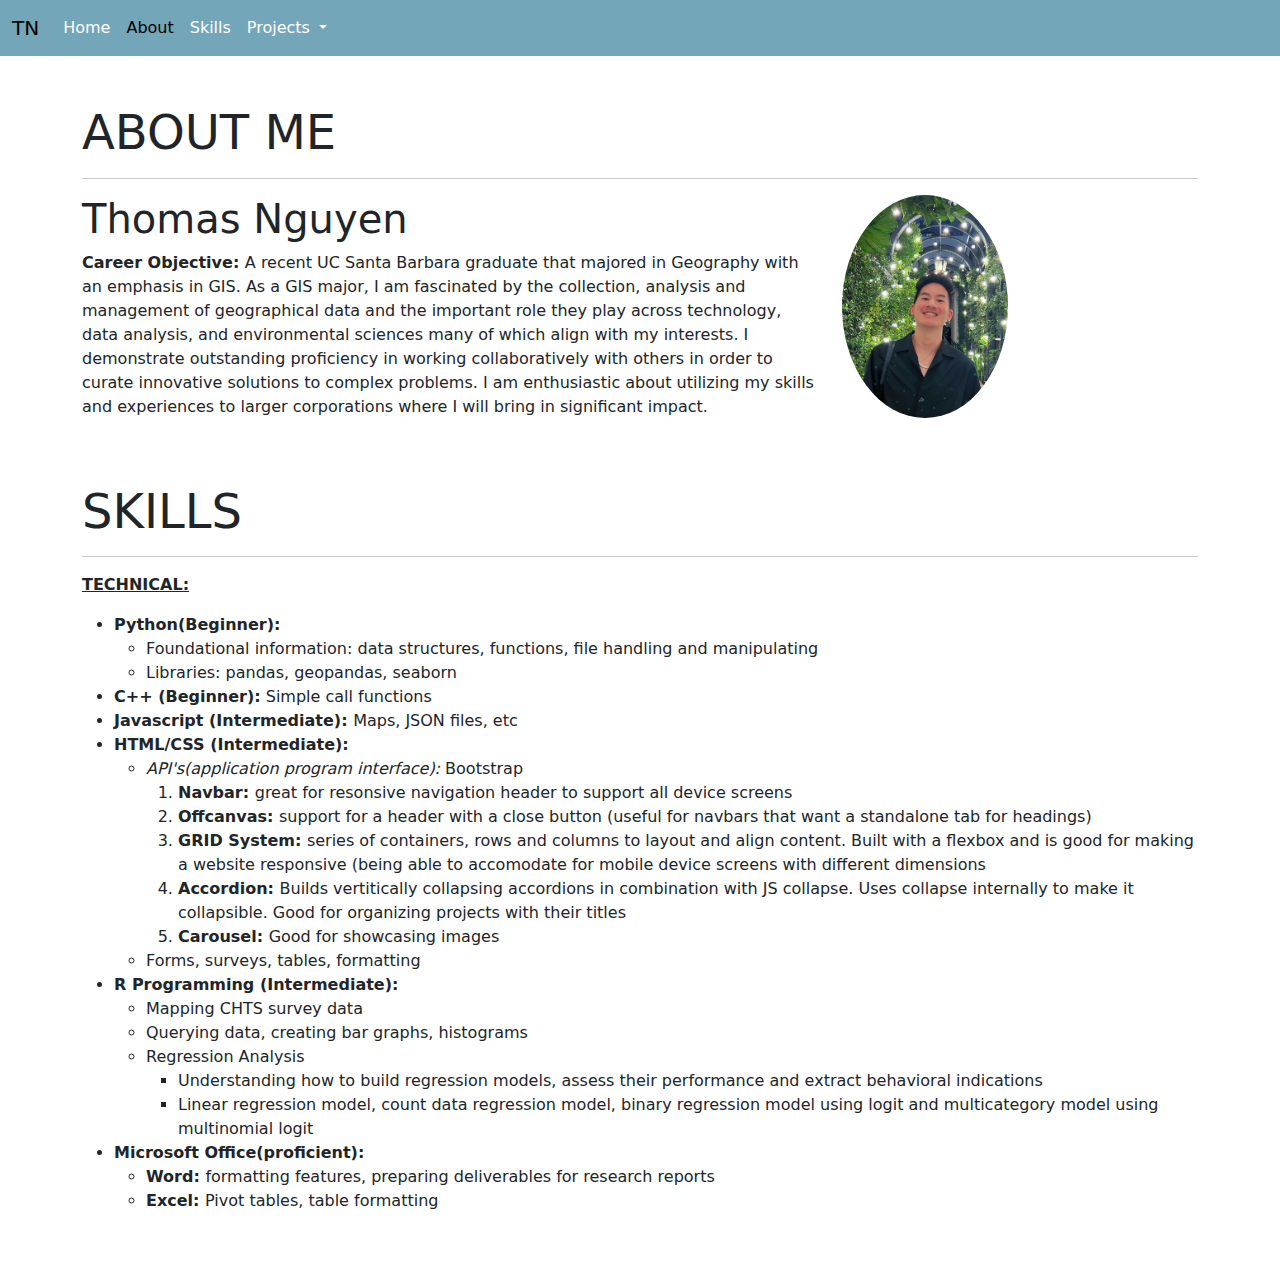
<file: about.html>
<!DOCTYPE html>
<html lang="en">
<head>
    <meta charset="UTF-8">
    <meta name="viewport" content="width=device-width, initial-scale=1.0">
    <title>Document</title>
</head>
<body>
    <!-- about me of my website-->
    <!DOCTYPE html>
<html lang="en">
<head>
    <meta charset="UTF-8">
    <meta name="viewport" content="width=device-width, initial-scale=1.0">
    <title>TN portfolio w/ bootstrap</title>
    <link href = "https://cdn.jsdelivr.net/npm/bootstrap@5.3.3/dist/css/bootstrap.min.css" rel = "stylesheet" integrity="sha384-QWTKZyjpPEjISv5WaRU9OFeRpok6YctnYmDr5pNlyT2bRjXh0JMhjY6hW+ALEwIH" crossorigin="anonymous">
    <script src="https://cdn.jsdelivr.net/npm/bootstrap@5.3.3/dist/js/bootstrap.bundle.min.js" integrity="sha384-YvpcrYf0tY3lHB60NNkmXc5s9fDVZLESaAA55NDzOxhy9GkcIdslK1eN7N6jIeHz" crossorigin="anonymous"></script>
</head>
<body>
    <!-- TN's personal website-->

    <!-- Using a scrollpsy instead so that all the content is on one page-->
    <nav class="navbar navbar-expand-lg sticky-top text-light" style="background-color: rgb(115, 166, 185);">
        <div class="container-fluid">
            <a class="navbar-brand" href="#">TN</a>
            <button class="navbar-toggler" type="button" data-bs-toggle="collapse" data-bs-target="#navbarSupportedContent" aria-controls="navbarSupportedContent" aria-expanded="false" aria-label="Toggle navigation">
                <span class="navbar-toggler-icon"></span>
            </button>
            <div class="collapse navbar-collapse" id="navbarSupportedContent">
                <!--adding navbar but also styling the colors-->
                <ul class="navbar-nav me-auto mb-2 mb-lg-0" role="tablist" style="--bs-nav-link-color: var(--bs-white); --bs-nav-pills-link-active-color: var(--bs-primary); --bs-nav-pills-link-active-bg: var(--bs-white);">
                    <li class="nav-item">
                        <a class="nav-link" href="./index.html">Home</a>
                    </li>
                    <li class="nav-item">
                    <a class="nav-link active" href="#about">About</a>
                    </li>
                    <li class="nav-item">
                    <a class="nav-link" href="#skills">Skills</a>
                    </li>
                    <li class="nav-item dropdown"><!--adding a dropdown menu for my projects-->
                        <a class="nav-link dropdown-toggle" href="#" id="navbarDropdown" role="button" data-bs-toggle="dropdown" aria-expanded="false">
                            Projects
                        </a>
                        <ul class="dropdown-menu" aria-labelledby="navbarDropdown">
                            <li><a class="dropdown-item" href="./tech-projects.html">Technical Projects</a></li>
                            <li><hr class="dropdown-divider"></li> <!-- adds a horizontal divider in between-->
                            <li><a class="dropdown-item" href="./gis-projects.html">GIS Projects</a></li>
                        </ul>
                    </li>
                </ul>
            </div>
        </div>
    </nav>
    <div data-bs-spy="scroll" data-bs-target="#navbar-example2" data-bs-offset="0" class="scrollspy-example" tabindex="0">
        <div class="container my-5">
            <div class="display-5" id="about">ABOUT ME</div><hr>
            <div class="row">
                <div class="col-sm-8">
                    <h1> Thomas Nguyen</h1>
                    <p> <b>Career Objective: </b> A recent UC Santa Barbara graduate that majored in Geography with an emphasis in GIS. As a GIS major, I am fascinated by the collection, analysis and management of geographical data and the important role they play across technology, data analysis, and environmental sciences many of which align with my interests. I demonstrate outstanding proficiency in working collaboratively with others in order to curate innovative solutions to complex problems. I am enthusiastic about utilizing my skills and experiences to larger corporations where I will bring in significant impact.</p>
                </div>
                <div class="col-md-2">
                    <img src="./images/thomasHeadShot.JPG" alt="profilepic" class="img-fluid rounded-circle">
                </div>
            </div>
        </div>
        </div>
        <div class="container my-5"> <!--Skills-->
            <div class="display-5" id="skills">SKILLS</div><hr>
            <p>
                <b><u>TECHNICAL: </u></b><br>
                <ul>
                    <li><b>Python(Beginner):</b></li>
                    <ul>
                        <li>Foundational information: data structures, functions, file handling and manipulating </li>
                        <li>Libraries: pandas, geopandas, seaborn </li>
                    </ul>
                    <li><b>C++ (Beginner):</b> Simple call functions</li>
                    <li><b>Javascript (Intermediate): </b> Maps, JSON files, etc </li> <!-- could probably add more here-->
                    <li><b>HTML/CSS (Intermediate):</b></li>
                    <ul>
                        <li><i>API's(application program interface):</i> Bootstrap
                        <ol>
                            <li><b>Navbar: </b>great for resonsive navigation header to support all device screens</li>
                            <li><b>Offcanvas: </b>support for a header with a close button (useful for navbars that want a standalone tab for headings)</li>
                            <li><b>GRID System: </b>series of containers, rows and columns to layout and align content. Built with a flexbox and is good for making a website responsive (being able to accomodate for mobile device screens with different dimensions</li>
                            <li><b>Accordion: </b> Builds vertitically collapsing accordions in combination with JS collapse. Uses collapse internally to make it collapsible. Good for organizing projects with their titles</li>
                            <li><b>Carousel: </b> Good for showcasing images</li>
                        </ol>
                        </li>
                        <li>Forms, surveys, tables, formatting</li>
                    </ul>
                    <li><b>R Programming (Intermediate):</b></li>
                    <ul>
                        <li>Mapping CHTS survey data</li>
                        <li>Querying data, creating bar graphs, histograms</li>
                        <li> Regression Analysis
                            <ul>
                                <li>Understanding how to build regression models, assess their performance and extract behavioral indications</li>
                                <li>Linear regression model, count data regression model, binary regression model using logit and multicategory model using multinomial logit</li>
                            </ul>
                        </li>
                    </ul>
                    <li> <b>Microsoft Office(proficient):</b>
                        <ul>
                            <li><b>Word: </b>formatting features, preparing deliverables for research reports</li>
                            <li><b>Excel: </b>Pivot tables, table formatting</li>
                        </ul>
                    </li>

                </ul>
            </p>
        </div>
    </div>


</html>
</body>
</html>
</file>
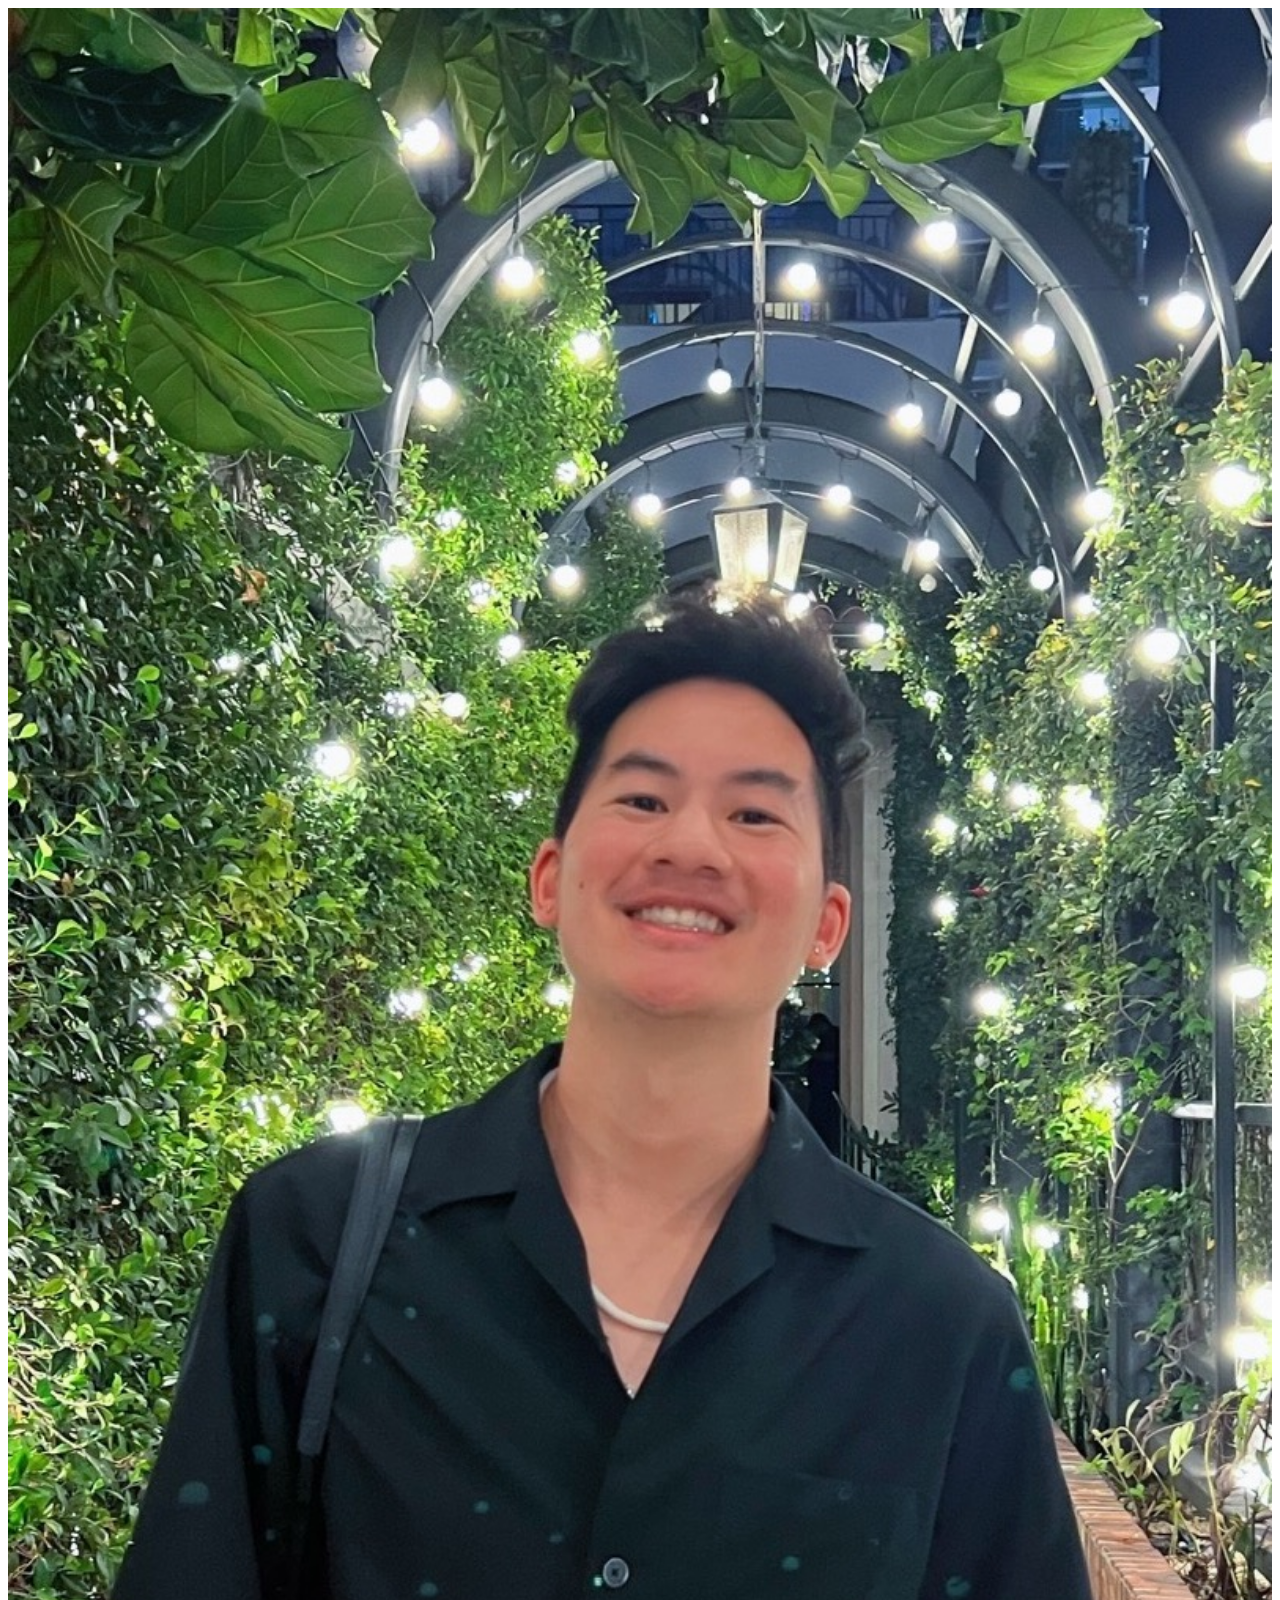
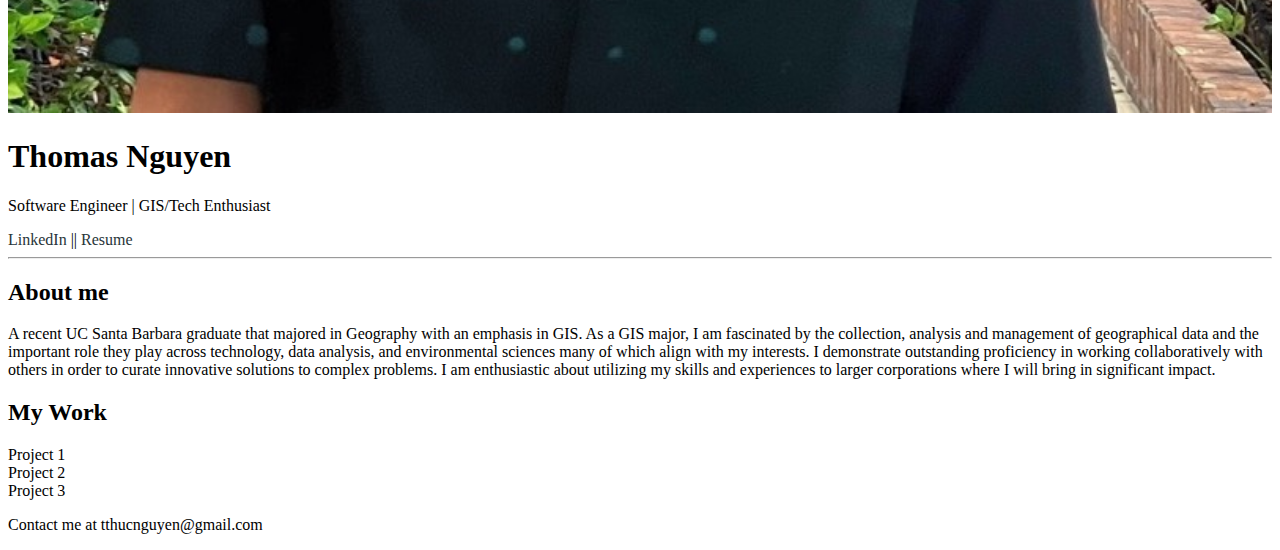
<file: portfolio.html>
<!DOCTYPE html>
<html lang="en">
<head>
    <meta charset="UTF-8">
    <meta name="viewport" content="width=device-width, initial-scale=1.0">
    <title>Thomas Nguyen</title>
    <link rel = "stylesheet" type = "text/css" href = "styles.css">

</head>
<body>
    <header id = "portfoliotitle">
        <img src="./images/thomasHeadShot.JPG" alt="thomasjpg" width = "100%" height = auto id= "profile-pic"><br>
        <h1> Thomas Nguyen</h1>
        <p> Software Engineer | GIS/Tech Enthusiast </p>
        <nav id = "portfoliolinks">
            <a href = "https://www.linkedin.com/in/thomasnguyens/"> LinkedIn</a> ||
            <a href ="https://docs.google.com/document/d/1m15kksoRS9MyvJriaOIRYO7oCQzoEEXwZQCvUJgNhm8/edit?usp=sharing"> Resume</a>
        </nav>
    
    </header>
    <hr>
    <section id = "bio">
        <h2> About me </h2>
        <p> A recent UC Santa Barbara graduate that majored in Geography with an emphasis in GIS. As a GIS major, I am fascinated by the collection, analysis and management of geographical data and the important role they play across technology, data analysis, and environmental sciences many of which align with my interests. I demonstrate outstanding proficiency in working collaboratively with others in order to curate innovative solutions to complex problems. I am enthusiastic about utilizing my skills and experiences to larger corporations where I will bring in significant impact.</p>
    </section>
    <section id = "work">
        <h2> My Work</h2>
        <div class = "project" id = "project1">
            Project 1
        </div>
        <div class = "project" id = "project2">
            Project 2
        </div>
        <div class = "project" id = "project3">
            Project 3
        </div>
    </section>
    <footer> 
        <p>Contact me at  tthucnguyen@gmail.com</p>
    </footer>
</body>
</html>
</file>
<file: styles.css>
a:link, a:visited{
    font-weight: normal;
    text-decoration: none;
    color: rgb(40, 53, 57);
}
a:hover{
    color: rgb(19, 190, 252);

}
a:clicked{
    text-decoration: underline;
}
</file>
